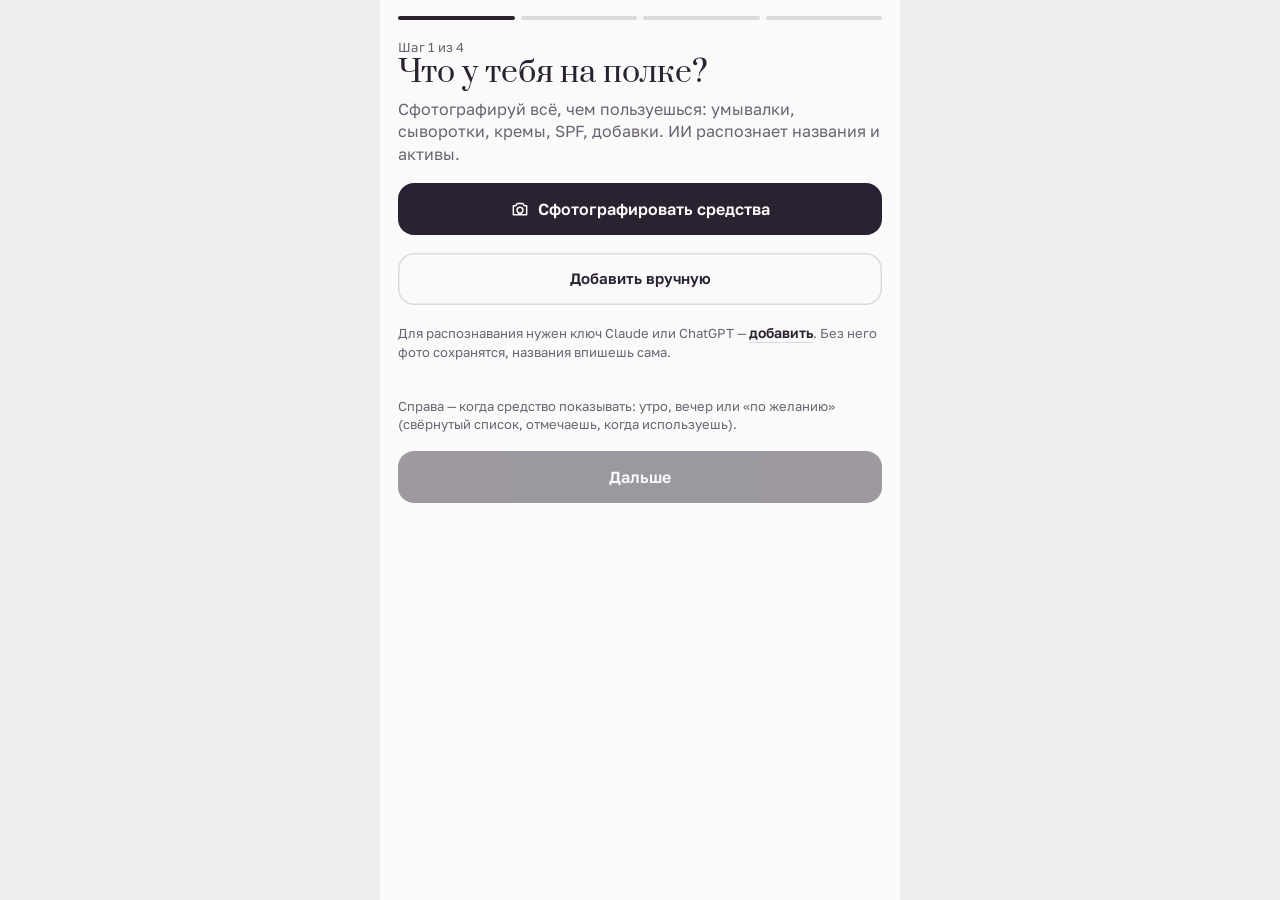
<file: index.html>
<!doctype html>
<html lang="ru">
<head>
<meta charset="utf-8">
<meta name="viewport" content="width=device-width, initial-scale=1, viewport-fit=cover">
<title>Ритм кожи</title>
<meta name="description" content="Личный трекер ухода: когда можно ретиналь, что с чем не сочетать, отметки и напоминания.">
<meta name="theme-color" content="#FBFAFB" media="(prefers-color-scheme: light)">
<meta name="theme-color" content="#1C1920" media="(prefers-color-scheme: dark)">
<meta name="apple-mobile-web-app-capable" content="yes">
<meta name="mobile-web-app-capable" content="yes">
<meta name="apple-mobile-web-app-status-bar-style" content="default">
<meta name="apple-mobile-web-app-title" content="Ритм кожи">
<link rel="manifest" href="manifest.webmanifest">
<link rel="icon" href="icons/icon.svg" type="image/svg+xml">
<link rel="apple-touch-icon" href="icons/apple-touch-icon.png">
<link rel="preconnect" href="https://fonts.googleapis.com">
<link rel="preconnect" href="https://fonts.gstatic.com" crossorigin>
<link rel="stylesheet" href="https://fonts.googleapis.com/css2?family=Prata&family=Golos+Text:wght@400;500;600;700&family=JetBrains+Mono:wght@500&display=swap">
<link rel="stylesheet" href="styles.css">
</head>
<body>
<div id="app"><main class="screen no-tabs"><p class="muted">Загружаю…</p></main></div>
<noscript><p style="padding:24px">Для работы «Ритма кожи» нужен JavaScript.</p></noscript>
<script type="module" src="app.js"></script>
</body>
</html>
</file>
<file: styles.css>
/* Ритм кожи — стили прототипа.
   Layout: одна колонка телефона, таб-бар снизу, шторки снизу; янтарь — только ретиноид и кольцо статуса,
   действия и активная вкладка — чернилами. */
:root {
  --bg: #EFEDF0; --paper: #FBFAFB; --raise: #FFFFFF; --ink: #2A2230; --muted: #6A6371; --line: #DDD9DF; --ctl: #8A8390;
  --accent: #B9770E; --accent-ink: #8F5A06; --accent-soft: #F6E7C8;
  --ok: #2E7A66; --ok-soft: #DCEFE8; --warn: #A8432A; --warn-soft: #F7E0D8;
  --btn: #2A2230; --btn-ink: #FBFAFB; --fab: #2A2230; --fab-ink: #FBFAFB; --fab-shadow: 0 6px 18px rgba(42,34,48,.25);
  --a-ret: #C98A12; --a-acid: #C24A72; --a-az: #C24A72; --a-ni: #4B5BA8; --a-pep: #7A5BA6; --a-spf: #4E8FC4; --a-sup: #5E6B78; --a-vc: #D2691E;
  --f-display: "Prata", Georgia, "Times New Roman", serif;
  --f-body: "Golos Text", -apple-system, BlinkMacSystemFont, "Segoe UI", Roboto, sans-serif;
  --f-mono: "JetBrains Mono", ui-monospace, Menlo, monospace;
  --tab-h: 64px;
}
@media (prefers-color-scheme: dark) { :root:not([data-theme="light"]) {
  --bg: #141216; --paper: #1C1920; --raise: #221E26; --ink: #EEE9F0; --muted: #A9A1AF; --line: #39333E; --ctl: #8C8492;
  --accent: #E3A73A; --accent-ink: #E9B65A; --accent-soft: #2E2619;
  --ok: #5DBFA6; --ok-soft: #173129; --warn: #E88B6B; --warn-soft: #3A2119;
  --btn: #EEE9F0; --btn-ink: #1C1920; --fab: #3A3341; --fab-ink: #EEE9F0; --fab-shadow: none;
  --a-ret: #E3A73A; --a-acid: #E07098; --a-az: #E07098; --a-ni: #8C97E0; --a-pep: #A88BD3; --a-spf: #7FB4E0; --a-sup: #9AA7B4; --a-vc: #F0995A;
  color-scheme: dark; } }
:root[data-theme="dark"] {
  --bg: #141216; --paper: #1C1920; --raise: #221E26; --ink: #EEE9F0; --muted: #A9A1AF; --line: #39333E; --ctl: #8C8492;
  --accent: #E3A73A; --accent-ink: #E9B65A; --accent-soft: #2E2619;
  --ok: #5DBFA6; --ok-soft: #173129; --warn: #E88B6B; --warn-soft: #3A2119;
  --btn: #EEE9F0; --btn-ink: #1C1920; --fab: #3A3341; --fab-ink: #EEE9F0; --fab-shadow: none;
  --a-ret: #E3A73A; --a-acid: #E07098; --a-az: #E07098; --a-ni: #8C97E0; --a-pep: #A88BD3; --a-spf: #7FB4E0; --a-sup: #9AA7B4; --a-vc: #F0995A;
  color-scheme: dark; }

* { box-sizing: border-box; -webkit-tap-highlight-color: transparent; }
html, body { height: 100%; }
body { margin: 0; background: var(--bg); color: var(--ink); font: 16px/1.4 var(--f-body); -webkit-font-smoothing: antialiased; overscroll-behavior-y: none; }
button { font: inherit; color: inherit; background: none; border: 0; padding: 0; cursor: pointer; }
input, select, textarea { font: inherit; color: var(--ink); }
:focus-visible { outline: 2px solid var(--a-spf); outline-offset: 2px; border-radius: 8px; }
@media (prefers-reduced-motion: reduce) { * { transition: none !important; animation: none !important; } }

#app { max-width: 520px; margin: 0 auto; min-height: 100%; background: var(--paper); position: relative; }
.screen { padding: calc(env(safe-area-inset-top, 0px) + 16px) max(18px, env(safe-area-inset-right, 0px)) calc(var(--tab-h) + env(safe-area-inset-bottom, 0px) + 96px) max(18px, env(safe-area-inset-left, 0px)); display: flex; flex-direction: column; gap: 18px; }
.screen.no-tabs { padding-bottom: calc(env(safe-area-inset-bottom, 0px) + 24px); min-height: 100vh; min-height: 100dvh; }

/* type */
.eyebrow { font-size: 13px; color: var(--muted); letter-spacing: .02em; }
h1, .h1 { font-family: var(--f-display); font-weight: 400; font-size: 30px; line-height: 1.12; margin: 0; text-wrap: balance; }
h2 { font-family: var(--f-display); font-weight: 400; font-size: 22px; line-height: 1.2; margin: 0; }
.sec { display: flex; justify-content: space-between; align-items: center; gap: 8px; font-size: 15px; font-weight: 600; margin: 0; min-height: 44px; }
.sec .meta { font-weight: 500; color: var(--muted); font-size: 13px; }
.muted { color: var(--muted); }
.small { font-size: 13px; }
.num { font-family: var(--f-mono); font-variant-numeric: tabular-nums; font-weight: 500; }
p { margin: 0; }

/* top bar */
.topbar { display: flex; align-items: center; justify-content: space-between; min-height: 44px; margin: -6px -10px 0; }
.back { display: inline-flex; align-items: center; gap: 2px; min-height: 44px; padding: 0 10px; color: var(--ink); font-size: 16px; }
.back svg { width: 22px; height: 22px; }

/* hero status */
.hero { border-radius: 22px; padding: 16px; display: flex; gap: 14px; align-items: center; background: color-mix(in srgb, var(--line) 45%, var(--paper)); }
.hero.warm { background: var(--accent-soft); box-shadow: inset 0 0 0 1px color-mix(in srgb, var(--a-ret) 35%, transparent); }
.hero .txt { min-width: 0; }
.hero b { display: block; font-size: 18px; font-weight: 600; line-height: 1.25; }
.hero p { font-size: 14px; color: var(--muted); margin-top: 2px; text-wrap: pretty; }
.hero.due { box-shadow: inset 0 0 0 1.5px color-mix(in srgb, var(--a-ret) 60%, transparent); }
.hero.tap { width: 100%; text-align: left; }
.ring { flex: none; width: 66px; height: 66px; border-radius: 50%; display: grid; place-items: center; background: conic-gradient(var(--a-ret) var(--p, 0%), color-mix(in srgb, var(--line) 80%, var(--paper)) 0); }
.ring > span { width: 54px; height: 54px; border-radius: 50%; background: var(--paper); display: grid; place-items: center; text-align: center; line-height: 1; }
.ring .n { font-family: var(--f-mono); font-size: 20px; }
.ring .u { display: block; font-size: 10px; color: var(--muted); margin-top: 3px; }
.ring.done > span { background: var(--a-ret); color: #1d1406; }
.ring.done .u { color: #1d1406; opacity: .75; }

/* rows */
.block { display: flex; flex-direction: column; }
.row { display: flex; align-items: center; gap: 12px; min-height: 56px; padding: 8px 0; border-bottom: 1px solid var(--line); width: 100%; text-align: left; }
.block .row:last-child { border-bottom: 0; }
.row .t { flex: 1; min-width: 0; }
.row .t b { font-weight: 500; display: block; }
.row .t .s { font-size: 13px; color: var(--muted); display: block; margin-top: 1px; }
.row .t .s.acc { color: var(--accent-ink); }
.row.deferred .t b { color: var(--muted); }
.chk { flex: none; width: 30px; height: 30px; border-radius: 50%; border: 2px solid var(--ctl); display: grid; place-items: center; transition: background .15s, border-color .15s; }
.chk svg { width: 16px; height: 16px; opacity: 0; color: var(--paper); }
.row.done .chk { background: var(--ok); border-color: var(--ok); }
.row.done .chk svg { opacity: 1; }
.row.done .t b { color: var(--muted); }
.row .when { font-family: var(--f-mono); font-size: 12px; color: var(--muted); }
.dot { display: inline-block; width: 9px; height: 9px; border-radius: 50%; margin-right: 7px; vertical-align: 1px; flex: none; }
.dot.ring-dot { background: transparent !important; box-shadow: inset 0 0 0 2.5px var(--c); }
.c-ret { --c: var(--a-ret); background: var(--a-ret); } .c-acid { --c: var(--a-acid); background: var(--a-acid); } .c-az { --c: var(--a-az); background: var(--a-az); }
.c-ni { --c: var(--a-ni); background: var(--a-ni); } .c-pep { --c: var(--a-pep); background: var(--a-pep); } .c-spf { --c: var(--a-spf); background: var(--a-spf); }
.c-sup { --c: var(--a-sup); background: var(--a-sup); } .c-vc { --c: var(--a-vc); background: var(--a-vc); } .c-none { --c: var(--ctl); background: transparent; box-shadow: inset 0 0 0 1.5px var(--ctl); }
.pill { font-size: 12px; font-weight: 600; border-radius: 999px; padding: 4px 9px; white-space: nowrap; }
.pill.ok { background: var(--ok-soft); color: var(--ok); }
.pill.ret { background: var(--accent-soft); color: var(--accent-ink); }
.pill.due { background: var(--accent); color: #1d1406; }
.pill.quiet { background: color-mix(in srgb, var(--line) 60%, var(--paper)); color: var(--muted); }
.linkbtn { min-height: 44px; padding: 0 4px; font-size: 14px; font-weight: 600; color: var(--ink); text-decoration: underline; text-decoration-color: var(--line); text-underline-offset: 4px; }
.chev { width: 20px; height: 20px; color: var(--muted); flex: none; }
.collapse { display: flex; align-items: center; gap: 12px; min-height: 52px; width: 100%; text-align: left; }
.collapse .t { flex: 1; }
.collapse .t span { display: block; font-size: 13px; color: var(--muted); }

/* hints */
.hint { border-radius: 16px; padding: 12px 14px; font-size: 14px; display: flex; gap: 10px; background: var(--paper); box-shadow: inset 0 0 0 1px color-mix(in srgb, var(--a-ret) 55%, var(--line)); }
.hint svg { flex: none; width: 18px; height: 18px; color: var(--a-ret); margin-top: 1px; }
.hint.warn { background: var(--warn-soft); box-shadow: none; }
.hint.warn svg { color: var(--warn); }
.hint.ok { background: var(--ok-soft); box-shadow: none; }
.hint.ok svg { color: var(--ok); }
.hint p + p { margin-top: 6px; }

/* buttons */
.btn { display: flex; align-items: center; justify-content: center; gap: 8px; min-height: 52px; border-radius: 16px; padding: 0 18px; font-weight: 600; background: var(--btn); color: var(--btn-ink); width: 100%; text-align: center; }
.btn.sec { background: transparent; color: var(--ink); box-shadow: inset 0 0 0 1.5px var(--line); }
.btn.ret { background: var(--a-ret); color: #1d1406; }
.btn.danger { background: transparent; color: var(--warn); box-shadow: inset 0 0 0 1.5px var(--line); }
.btn:disabled { opacity: .45; }
.row2 { display: grid; grid-template-columns: 1fr 1fr; gap: 10px; }
.stack { display: flex; flex-direction: column; gap: 10px; }

/* segmented & options */
.seg { display: flex; gap: 8px; flex-wrap: wrap; }
.seg button { min-height: 44px; padding: 0 14px; border-radius: 12px; box-shadow: inset 0 0 0 1.5px var(--line); font-size: 15px; }
.seg button[aria-pressed="true"] { background: var(--btn); color: var(--btn-ink); box-shadow: none; }
.opt { display: flex; align-items: center; justify-content: space-between; gap: 10px; min-height: 54px; padding: 0 16px; border-radius: 16px; box-shadow: inset 0 0 0 1.5px var(--line); width: 100%; text-align: left; font-weight: 500; }
.opt[aria-pressed="true"] { box-shadow: inset 0 0 0 2px var(--ink); background: color-mix(in srgb, var(--accent-soft) 40%, var(--paper)); }
.field { display: flex; flex-direction: column; gap: 4px; border-radius: 14px; box-shadow: inset 0 0 0 1.5px var(--line); padding: 8px 14px; }
.field label { font-size: 12px; color: var(--muted); }
.field input, .field select, .field textarea { border: 0; background: transparent; padding: 2px 0 4px; outline: none; font-size: 16px; width: 100%; }
.field textarea { min-height: 96px; resize: vertical; font-family: var(--f-mono); font-size: 13px; line-height: 1.5; }
.field:focus-within { box-shadow: inset 0 0 0 2px var(--ink); }
.timein { font-family: var(--f-mono); font-size: 16px; border: 0; background: color-mix(in srgb, var(--line) 45%, var(--paper)); border-radius: 10px; padding: 8px 10px; min-height: 40px; }
.chips { display: flex; flex-wrap: wrap; gap: 8px; }
.chip { display: inline-flex; align-items: center; min-height: 40px; padding: 0 12px; border-radius: 999px; box-shadow: inset 0 0 0 1.5px var(--line); font-size: 14px; }
.chip[aria-pressed="true"] { box-shadow: inset 0 0 0 2px var(--ink); font-weight: 600; }
.toggle { width: 50px; height: 30px; border-radius: 15px; background: var(--line); position: relative; flex: none; transition: background .15s; }
.toggle::after { content: ""; position: absolute; top: 3px; left: 3px; width: 24px; height: 24px; border-radius: 50%; background: #fff; box-shadow: 0 1px 2px rgba(0,0,0,.2); transition: left .15s; }
.toggle[aria-checked="true"] { background: var(--ok); }
.toggle[aria-checked="true"]::after { left: 23px; }
.list .row { min-height: 52px; }

/* steps */
.steps { display: flex; gap: 6px; }
.steps i { flex: 1; height: 4px; border-radius: 2px; background: var(--line); }
.steps i.on { background: var(--ink); }

/* week strip */
.week { display: grid; grid-template-columns: repeat(7, 1fr); gap: 4px; }
.week div { border-radius: 12px; padding: 8px 0 7px; text-align: center; font-size: 11px; color: var(--muted); box-shadow: inset 0 0 0 1px var(--line); }
.week div b { display: block; font-family: var(--f-mono); font-weight: 500; font-size: 14px; color: var(--ink); margin-bottom: 2px; }
.week .r { background: var(--accent-soft); box-shadow: inset 0 0 0 1.5px var(--a-ret); }
.week .plan { box-shadow: inset 0 0 0 1.5px var(--a-ret); background: repeating-linear-gradient(135deg, transparent 0 5px, color-mix(in srgb, var(--a-ret) 14%, transparent) 5px 7px); }
.week .today { box-shadow: inset 0 0 0 2px var(--ink); }
.week .r.today { box-shadow: inset 0 0 0 2px var(--ink); }
.legend { display: flex; gap: 14px; flex-wrap: wrap; font-size: 12px; color: var(--muted); }
.legend i { display: inline-block; width: 12px; height: 12px; border-radius: 4px; vertical-align: -2px; margin-right: 5px; }

/* calendar */
.cal { display: grid; grid-template-columns: repeat(7, 1fr); gap: 4px; }
.cal .h { text-align: center; font-size: 11px; color: var(--muted); padding-bottom: 2px; }
.cal button { aspect-ratio: 1; max-width: 100%; border-radius: 12px; display: flex; flex-direction: column; align-items: center; justify-content: center; gap: 4px; font-family: var(--f-mono); font-size: 13px; }
.cal button.ret { background: var(--accent-soft); }
.cal button.sel { box-shadow: inset 0 0 0 2px var(--ink); }
.cal button.today { font-weight: 700; text-decoration: underline; text-underline-offset: 3px; }
.cal button.future { color: var(--ctl); }
.cal .dots { display: flex; gap: 3px; height: 6px; }
.cal .dots i { width: 6px; height: 6px; border-radius: 50%; }

/* tab bar */
.tabbar { position: fixed; left: 0; right: 0; bottom: 0; z-index: 20; background: color-mix(in srgb, var(--paper) 92%, transparent); backdrop-filter: blur(14px); -webkit-backdrop-filter: blur(14px); border-top: 1px solid var(--line); padding-bottom: env(safe-area-inset-bottom, 0px); }
.tabbar nav { max-width: 520px; margin: 0 auto; display: grid; grid-template-columns: repeat(4, 1fr); height: var(--tab-h); padding: 0 max(8px, env(safe-area-inset-left, 0px)); }
.tabbar button { display: flex; flex-direction: column; align-items: center; justify-content: center; gap: 3px; font-size: 11px; color: var(--muted); }
.tabbar svg { width: 26px; height: 26px; }
.tabbar button[aria-current="page"] { color: var(--ink); font-weight: 600; }
.tabbar .fillable { fill: none; }
.tabbar button[aria-current="page"] .fillable { fill: currentColor; }
.fab { position: fixed; z-index: 21; right: max(18px, calc((100vw - 520px) / 2 + 18px), env(safe-area-inset-right, 0px)); bottom: calc(var(--tab-h) + env(safe-area-inset-bottom, 0px) + 16px); width: 56px; height: 56px; border-radius: 50%; background: var(--fab); color: var(--fab-ink); display: grid; place-items: center; box-shadow: var(--fab-shadow); }
.fab svg { width: 26px; height: 26px; }

/* sheet */
.overlay { position: fixed; inset: 0; z-index: 40; background: color-mix(in srgb, #000 38%, transparent); display: flex; align-items: flex-end; justify-content: center; animation: fade .15s; }
.sheet { width: 100%; max-width: 520px; max-height: 92vh; max-height: 92dvh; overflow-y: auto; background: var(--paper); border-radius: 24px 24px 0 0; padding: 8px max(18px, env(safe-area-inset-right, 0px)) max(24px, calc(env(safe-area-inset-bottom, 0px) + 12px)) max(18px, env(safe-area-inset-left, 0px)); display: flex; flex-direction: column; gap: 16px; animation: up .2s ease-out; }
.sheet .head { display: flex; align-items: center; justify-content: space-between; gap: 12px; }
.grab { width: 38px; height: 5px; border-radius: 3px; background: var(--line); margin: 0 auto; }
.close { width: 44px; height: 44px; display: grid; place-items: center; border-radius: 50%; margin-right: -10px; }
.close svg { width: 22px; height: 22px; color: var(--muted); }
@keyframes up { from { transform: translateY(40px); opacity: .4; } }
@keyframes fade { from { opacity: 0; } }

/* toast */
.toast { position: fixed; z-index: 50; left: 50%; transform: translateX(-50%); bottom: calc(var(--tab-h) + env(safe-area-inset-bottom, 0px) + 8px); width: min(92vw, 480px); background: var(--btn); color: var(--btn-ink); border-radius: 16px; padding: 6px 6px 6px 16px; display: flex; align-items: center; justify-content: space-between; gap: 10px; font-size: 15px; box-shadow: 0 10px 30px rgba(0,0,0,.25); animation: up .2s ease-out; }
.toast button { min-height: 44px; padding: 0 14px; font-weight: 700; color: var(--btn-ink); text-decoration: underline; text-underline-offset: 3px; }

/* banners */
.banner { border-radius: 16px; padding: 12px 14px; font-size: 14px; background: color-mix(in srgb, var(--a-spf) 14%, var(--paper)); display: flex; flex-direction: column; gap: 8px; }
.banner b { font-weight: 600; }
.banner .acts { display: flex; gap: 6px; flex-wrap: wrap; }
.banner .acts button { min-height: 40px; padding: 0 12px; border-radius: 10px; font-weight: 600; font-size: 14px; box-shadow: inset 0 0 0 1.5px color-mix(in srgb, var(--ink) 25%, transparent); }

.empty { text-align: center; padding: 28px 12px; color: var(--muted); font-size: 15px; display: flex; flex-direction: column; gap: 8px; align-items: center; }
.empty svg { width: 40px; height: 40px; color: var(--ctl); }
.composition mark { background: var(--accent-soft); color: var(--ink); border-radius: 3px; padding: 0 2px; }
.composition { font-family: var(--f-mono); font-size: 12px; line-height: 1.6; color: var(--muted); background: color-mix(in srgb, var(--line) 35%, var(--paper)); border-radius: 12px; padding: 10px 12px; word-break: break-word; }
.ver { text-align: center; font-size: 12px; color: var(--ctl); font-family: var(--f-mono); }
.stat { display: flex; justify-content: space-between; align-items: baseline; min-height: 44px; border-bottom: 1px solid var(--line); }
.stat:last-child { border-bottom: 0; }
.kv { display: flex; justify-content: space-between; align-items: baseline; gap: 10px; }
.kv > span { white-space: nowrap; }
.kv b { font-weight: 600; font-size: 15px; text-align: right; white-space: nowrap; }
.card { border-radius: 22px; padding: 16px; background: color-mix(in srgb, var(--line) 40%, var(--paper)); display: flex; flex-direction: column; gap: 12px; }
.sr { position: absolute; width: 1px; height: 1px; overflow: hidden; clip: rect(0 0 0 0); white-space: nowrap; }

.row.done .s.acc { display: none; }
.dayhead { display: flex; align-items: flex-start; justify-content: space-between; gap: 12px; }
.addbtn { flex: none; width: 44px; height: 44px; border-radius: 50%; background: var(--fab); color: var(--fab-ink); display: grid; place-items: center; margin-top: 2px; }
.addbtn svg { width: 22px; height: 22px; }
.blockpick { flex: none; min-height: 36px; padding: 0 10px; border-radius: 10px; font-size: 13px; font-weight: 600; box-shadow: inset 0 0 0 1.5px var(--line); }

/* v2: средства с фото, выбор нескольких, дневник кожи */
.tabbar nav { grid-template-columns: repeat(5, 1fr); }
.thumb { flex: none; width: 44px; height: 44px; border-radius: 12px; object-fit: cover; background: color-mix(in srgb, var(--line) 45%, var(--paper)); display: grid; place-items: center; }
.thumb.sm { width: 28px; height: 28px; border-radius: 8px; }
.thumb.lg { width: 84px; height: 84px; border-radius: 18px; }
.thumb.ph .dot { margin: 0; }
.thumb.lg.ph svg { width: 28px; height: 28px; color: var(--ctl); }
.thumb.spin { animation: pulse 1s ease-in-out infinite alternate; }
@keyframes pulse { to { opacity: .4; } }
.photorow { display: flex; gap: 14px; align-items: center; }
.picks { display: flex; flex-wrap: wrap; gap: 8px; }
.pick { display: inline-flex; align-items: center; gap: 8px; min-height: 44px; padding: 4px 12px 4px 6px; border-radius: 14px; box-shadow: inset 0 0 0 1.5px var(--line); font-size: 14px; text-align: left; max-width: 100%; }
.pick span { min-width: 0; overflow-wrap: anywhere; }
.pick[aria-pressed="true"] { box-shadow: inset 0 0 0 2px var(--ink); background: color-mix(in srgb, var(--accent-soft) 45%, var(--paper)); font-weight: 600; }
.pick[data-done] { color: var(--muted); }
.pick.add { padding-left: 10px; color: var(--ink); font-weight: 600; box-shadow: inset 0 0 0 1.5px var(--line); border-style: dashed; }
.pick.add svg { width: 18px; height: 18px; }
.newbox { display: flex; flex-direction: column; gap: 10px; padding: 12px; border-radius: 16px; background: color-mix(in srgb, var(--line) 30%, var(--paper)); }
.inline { width: 100%; border: 0; border-bottom: 1.5px solid var(--line); background: transparent; font-weight: 500; font-size: 16px; padding: 2px 0; outline: none; }
.inline:focus { border-color: var(--ink); }
.btn.slim { min-height: 40px; width: auto; padding: 0 14px; font-size: 14px; border-radius: 12px; }
.hint .acts { display: flex; gap: 8px; flex-wrap: wrap; margin-top: 10px; }
details.tips { border-radius: 14px; box-shadow: inset 0 0 0 1px var(--line); padding: 0 14px; }
details.tips summary { min-height: 44px; display: flex; align-items: center; font-weight: 600; font-size: 14px; cursor: pointer; }
details.tips ul { margin: 0 0 12px; padding-left: 18px; font-size: 14px; color: var(--muted); display: flex; flex-direction: column; gap: 6px; }
.rx { display: flex; flex-direction: column; gap: 6px; padding: 10px 0; border-bottom: 1px solid var(--line); }
.rx:last-child { border-bottom: 0; }
.rx > span { font-weight: 500; }
.lvl { display: grid; grid-template-columns: repeat(4, 1fr); gap: 6px; }
.lvl button { min-height: 40px; border-radius: 10px; font-size: 14px; box-shadow: inset 0 0 0 1.5px var(--line); }
.lvl button[aria-checked="true"].l0 { background: var(--ok-soft); color: var(--ok); box-shadow: inset 0 0 0 2px var(--ok); font-weight: 600; }
.lvl button[aria-checked="true"].l1 { background: var(--accent-soft); color: var(--accent-ink); box-shadow: inset 0 0 0 2px var(--a-ret); font-weight: 600; }
.lvl button[aria-checked="true"].l2, .lvl button[aria-checked="true"].l3 { background: var(--warn-soft); color: var(--warn); box-shadow: inset 0 0 0 2px var(--warn); font-weight: 600; }
.lvdot { flex: none; width: 12px; height: 12px; border-radius: 50%; background: var(--ok); }
.lvdot.l1 { background: var(--a-ret); } .lvdot.l2, .lvdot.l3 { background: var(--warn); }
.photos { display: grid; grid-template-columns: repeat(3, 1fr); gap: 8px; }
.photos .ph, .photos .ph-add { position: relative; aspect-ratio: 3 / 4; max-width: 100%; border-radius: 14px; overflow: hidden; background: color-mix(in srgb, var(--line) 40%, var(--paper)); }
.photos .ph img { width: 100%; height: 100%; object-fit: cover; display: block; }
.photos .ph[aria-pressed="true"] { outline: 3px solid var(--ink); outline-offset: -3px; }
.photos .cap { position: absolute; left: 0; right: 0; bottom: 0; padding: 14px 8px 6px; font-size: 11px; color: #fff; background: linear-gradient(transparent, rgba(0,0,0,.55)); text-align: left; display: flex; flex-direction: column; }
.photos .cap em { font-style: normal; opacity: .9; overflow: hidden; text-overflow: ellipsis; white-space: nowrap; }
.photos .ph-add { display: flex; flex-direction: column; align-items: center; justify-content: center; gap: 6px; font-size: 13px; font-weight: 600; box-shadow: inset 0 0 0 1.5px var(--line); cursor: pointer; }
.photos .ph-add svg { width: 28px; height: 28px; }
.cmp { position: relative; aspect-ratio: 3 / 4; max-width: 100%; border-radius: 20px; overflow: hidden; background: var(--line); }
.cmp img { position: absolute; inset: 0; width: 100%; height: 100%; object-fit: cover; }
.cmp img.top { clip-path: inset(0 0 0 var(--x)); }
.cmp::after { content: ""; position: absolute; top: 0; bottom: 0; left: var(--x); width: 2px; background: #fff; box-shadow: 0 0 6px rgba(0,0,0,.4); }
.cmp .lab { position: absolute; top: 10px; padding: 3px 8px; border-radius: 8px; background: rgba(0,0,0,.5); color: #fff; font-size: 12px; font-weight: 600; z-index: 1; }
.cmp .lab.l { left: 10px; } .cmp .lab.r { right: 10px; }
.slider { width: 100%; accent-color: var(--ink); min-height: 44px; }
</file>
